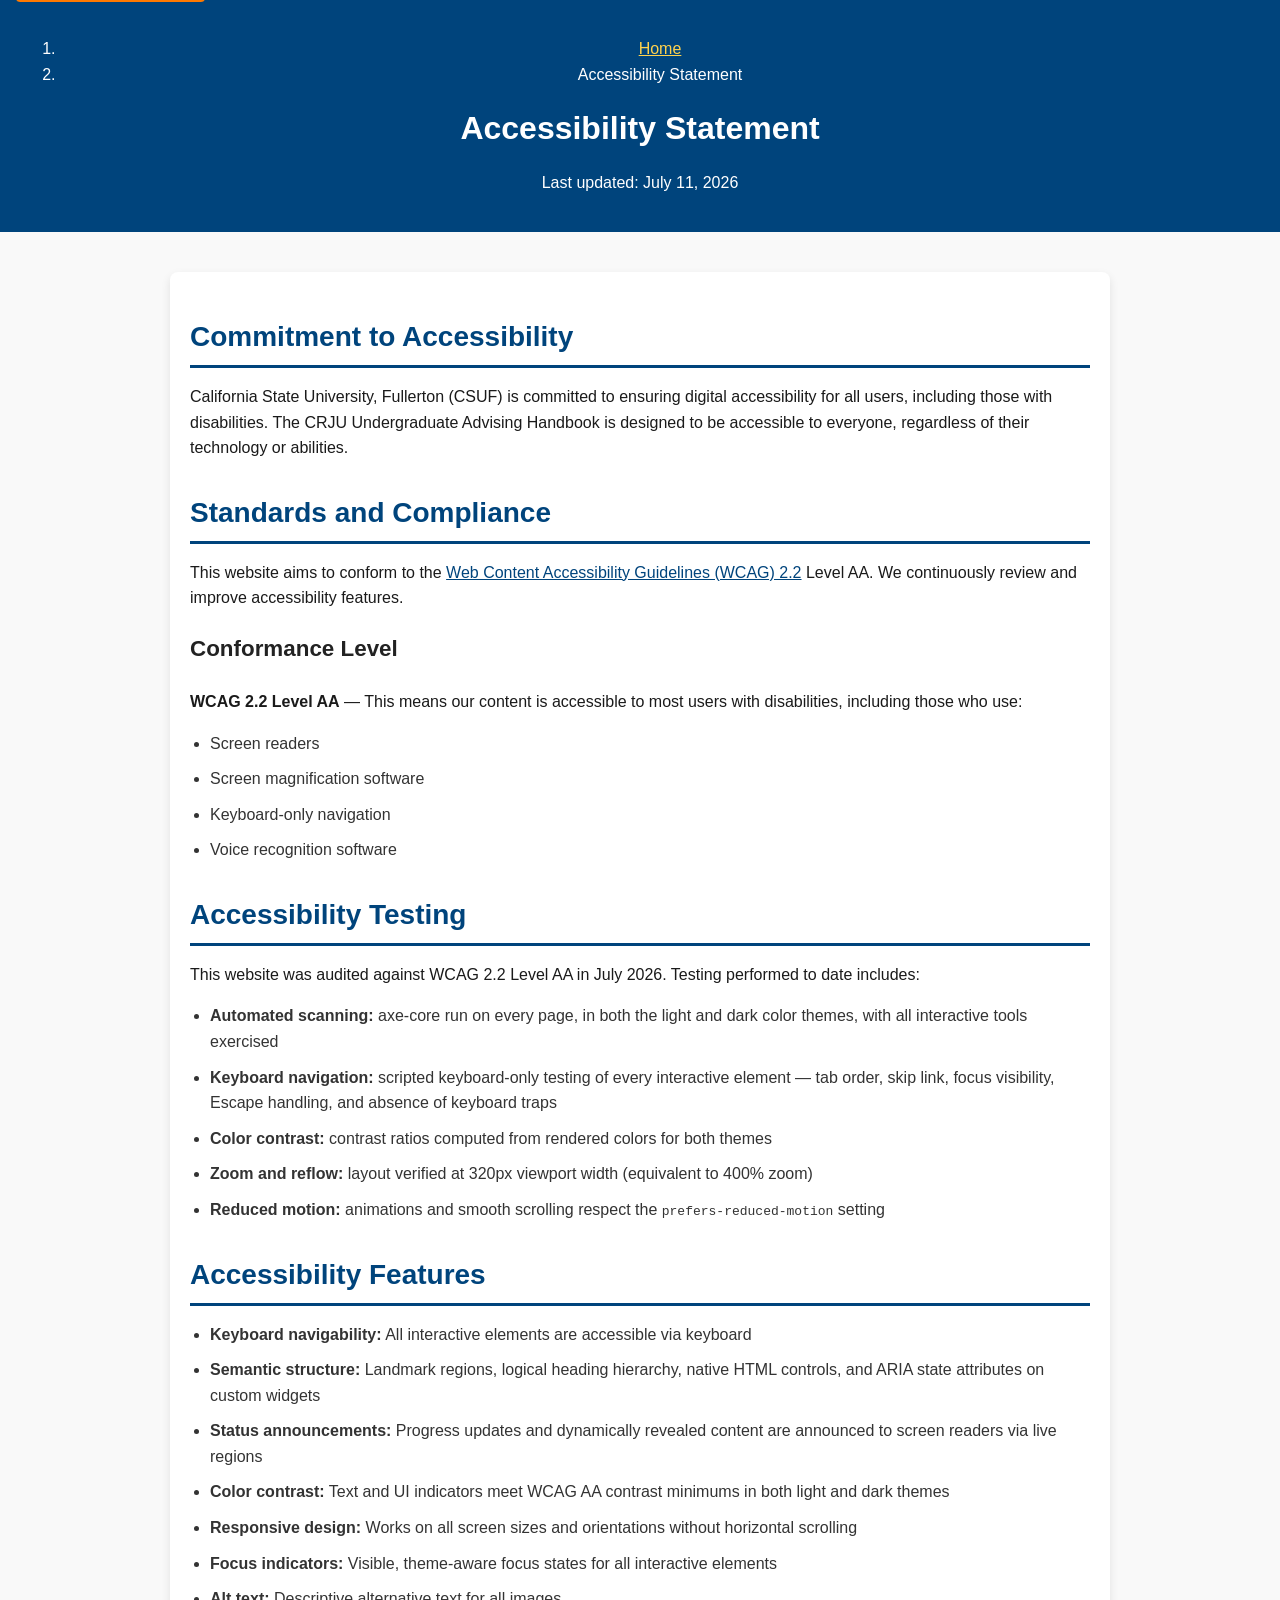
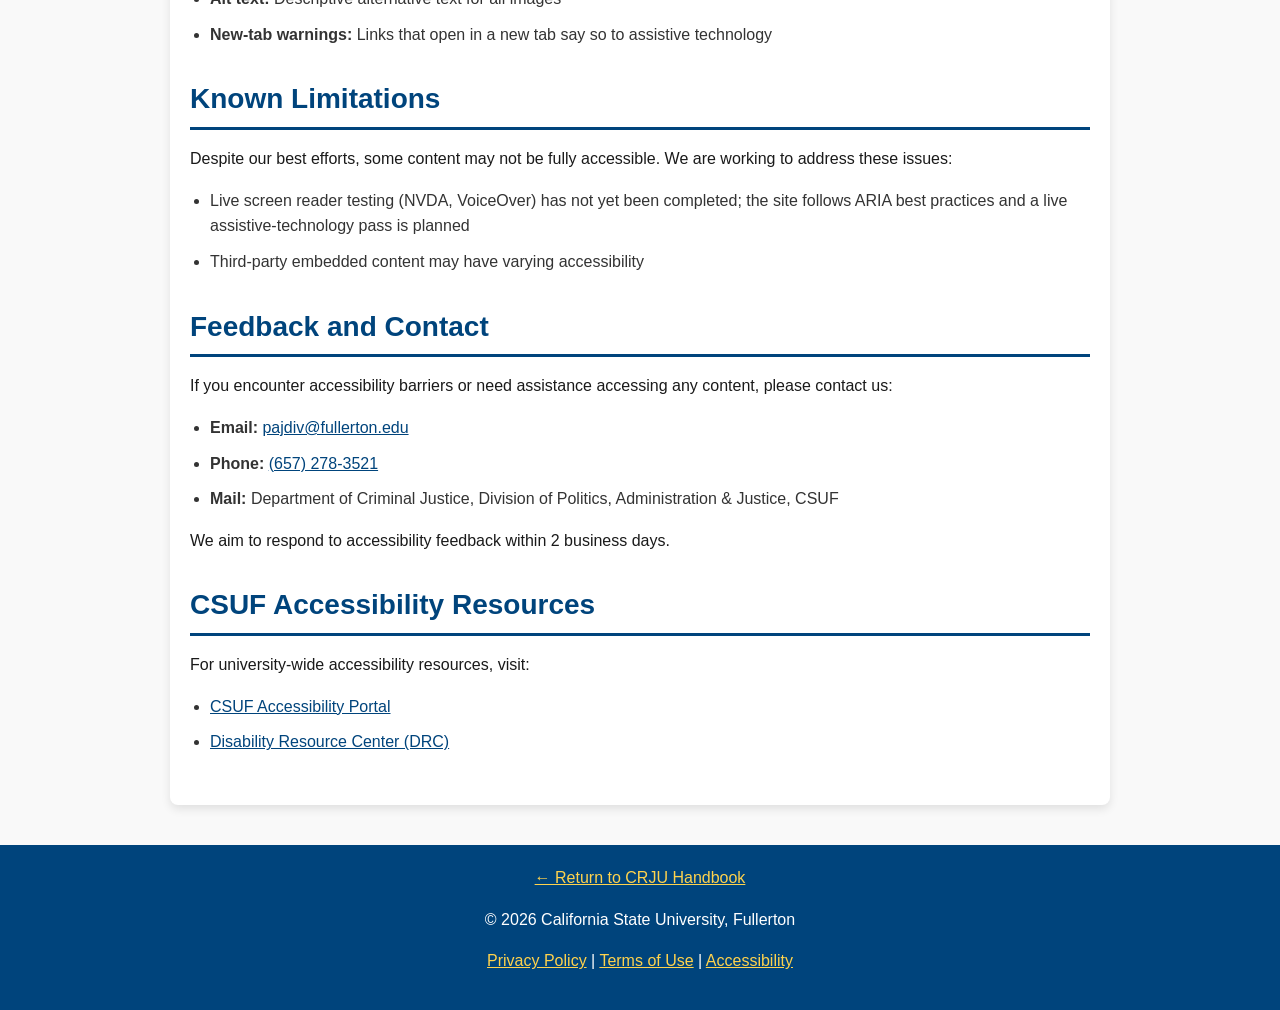
<file: accessibility.html>
<!DOCTYPE html>
<html lang="en">
<head>
    <meta charset="UTF-8">
    <meta name="viewport" content="width=device-width, initial-scale=1.0">
    <meta name="description" content="Accessibility statement for the CSUF CRJU Undergraduate Advising Handbook. We are committed to WCAG 2.2 Level AA compliance and digital accessibility for all users.">
    <meta name="robots" content="index, follow">
    <link rel="canonical" href="https://dadams-au.github.io/crju-handbook/accessibility.html">
    
    <!-- Open Graph for social sharing -->
    <meta property="og:title" content="Accessibility Statement | CSUF CRJU Handbook">
    <meta property="og:description" content="CSUF Criminal Justice Department commitment to digital accessibility and WCAG 2.2 compliance">
    <meta property="og:type" content="website">
    <meta property="og:url" content="https://dadams-au.github.io/crju-handbook/accessibility.html">
    
    <title>Accessibility Statement | CSUF CRJU Handbook</title>
    <link rel="stylesheet" href="style/policy_styles.css">
</head>
<body>
    <a class="skip-link" href="#policy-main">Skip to main content</a>
    
    <header role="banner">
        <nav aria-label="Breadcrumb">
            <ol class="breadcrumb">
                <li><a href="index.html">Home</a></li>
                <li aria-current="page">Accessibility Statement</li>
            </ol>
        </nav>
        <h1>Accessibility Statement</h1>
        <p class="last-updated">Last updated: <time datetime="2026-07-11">July 11, 2026</time></p>
    </header>

    <main id="policy-main" role="main" tabindex="-1">
        <section aria-labelledby="commitment-heading">
            <h2 id="commitment-heading">Commitment to Accessibility</h2>
            <p>California State University, Fullerton (CSUF) is committed to ensuring digital accessibility for all users, including those with disabilities. The CRJU Undergraduate Advising Handbook is designed to be accessible to everyone, regardless of their technology or abilities.</p>
        </section>

        <section aria-labelledby="standards-heading">
            <h2 id="standards-heading">Standards and Compliance</h2>
            <p>This website aims to conform to the <a href="https://www.w3.org/TR/WCAG22/" target="_blank" rel="noopener noreferrer">Web Content Accessibility Guidelines (WCAG) 2.2<span class="sr-only"> (opens in new tab)</span></a> Level AA. We continuously review and improve accessibility features.</p>
            
            <h3>Conformance Level</h3>
            <p><strong>WCAG 2.2 Level AA</strong> — This means our content is accessible to most users with disabilities, including those who use:</p>
            <ul>
                <li>Screen readers</li>
                <li>Screen magnification software</li>
                <li>Keyboard-only navigation</li>
                <li>Voice recognition software</li>
            </ul>
        </section>

        <section aria-labelledby="testing-heading">
            <h2 id="testing-heading">Accessibility Testing</h2>
            <p>This website was audited against WCAG 2.2 Level AA in July 2026. Testing performed to date includes:</p>
            <ul>
                <li><strong>Automated scanning:</strong> axe-core run on every page, in both the light and dark color themes, with all interactive tools exercised</li>
                <li><strong>Keyboard navigation:</strong> scripted keyboard-only testing of every interactive element — tab order, skip link, focus visibility, Escape handling, and absence of keyboard traps</li>
                <li><strong>Color contrast:</strong> contrast ratios computed from rendered colors for both themes</li>
                <li><strong>Zoom and reflow:</strong> layout verified at 320px viewport width (equivalent to 400% zoom)</li>
                <li><strong>Reduced motion:</strong> animations and smooth scrolling respect the <code>prefers-reduced-motion</code> setting</li>
            </ul>
        </section>

        <section aria-labelledby="features-heading">
            <h2 id="features-heading">Accessibility Features</h2>
            <ul>
                <li><strong>Keyboard navigability:</strong> All interactive elements are accessible via keyboard</li>
                <li><strong>Semantic structure:</strong> Landmark regions, logical heading hierarchy, native HTML controls, and ARIA state attributes on custom widgets</li>
                <li><strong>Status announcements:</strong> Progress updates and dynamically revealed content are announced to screen readers via live regions</li>
                <li><strong>Color contrast:</strong> Text and UI indicators meet WCAG AA contrast minimums in both light and dark themes</li>
                <li><strong>Responsive design:</strong> Works on all screen sizes and orientations without horizontal scrolling</li>
                <li><strong>Focus indicators:</strong> Visible, theme-aware focus states for all interactive elements</li>
                <li><strong>Alt text:</strong> Descriptive alternative text for all images</li>
                <li><strong>New-tab warnings:</strong> Links that open in a new tab say so to assistive technology</li>
            </ul>
        </section>

        <section aria-labelledby="limitations-heading">
            <h2 id="limitations-heading">Known Limitations</h2>
            <p>Despite our best efforts, some content may not be fully accessible. We are working to address these issues:</p>
            <ul>
                <li>Live screen reader testing (NVDA, VoiceOver) has not yet been completed; the site follows ARIA best practices and a live assistive-technology pass is planned</li>
                <li>Third-party embedded content may have varying accessibility</li>
            </ul>
        </section>

        <section aria-labelledby="feedback-heading">
            <h2 id="feedback-heading">Feedback and Contact</h2>
            <p>If you encounter accessibility barriers or need assistance accessing any content, please contact us:</p>
            <ul>
                <li><strong>Email:</strong> <a href="mailto:pajdiv@fullerton.edu">pajdiv@fullerton.edu</a></li>
                <li><strong>Phone:</strong> <a href="tel:+16572783521">(657) 278-3521</a></li>
                <li><strong>Mail:</strong> Department of Criminal Justice, Division of Politics, Administration &amp; Justice, CSUF</li>
            </ul>
            <p>We aim to respond to accessibility feedback within 2 business days.</p>
        </section>

        <section aria-labelledby="csuf-accessibility-heading">
            <h2 id="csuf-accessibility-heading">CSUF Accessibility Resources</h2>
            <p>For university-wide accessibility resources, visit:</p>
            <ul>
                <li><a href="https://www.fullerton.edu/accessibility/" target="_blank" rel="noopener noreferrer">CSUF Accessibility Portal<span class="sr-only"> (opens in new tab)</span></a></li>
                <li><a href="https://drc.fullerton.edu/" target="_blank" rel="noopener noreferrer">Disability Resource Center (DRC)<span class="sr-only"> (opens in new tab)</span></a></li>
            </ul>
        </section>
    </main>

    <footer role="contentinfo">
        <nav aria-label="Footer navigation">
            <a href="index.html" class="footer-link">← Return to CRJU Handbook</a>
        </nav>
        <p>&copy; <span id="currentYear"></span> California State University, Fullerton</p>
        <p class="footer-info">
            <a href="privacy.html">Privacy Policy</a> | 
            <a href="terms.html">Terms of Use</a> | 
            <a href="accessibility.html" aria-current="page">Accessibility</a>
        </p>
    </footer>

    <script>
        document.addEventListener('DOMContentLoaded', function() {
            document.getElementById("currentYear").textContent = new Date().getFullYear();
        });
    </script>
</body>
</html>
</file>
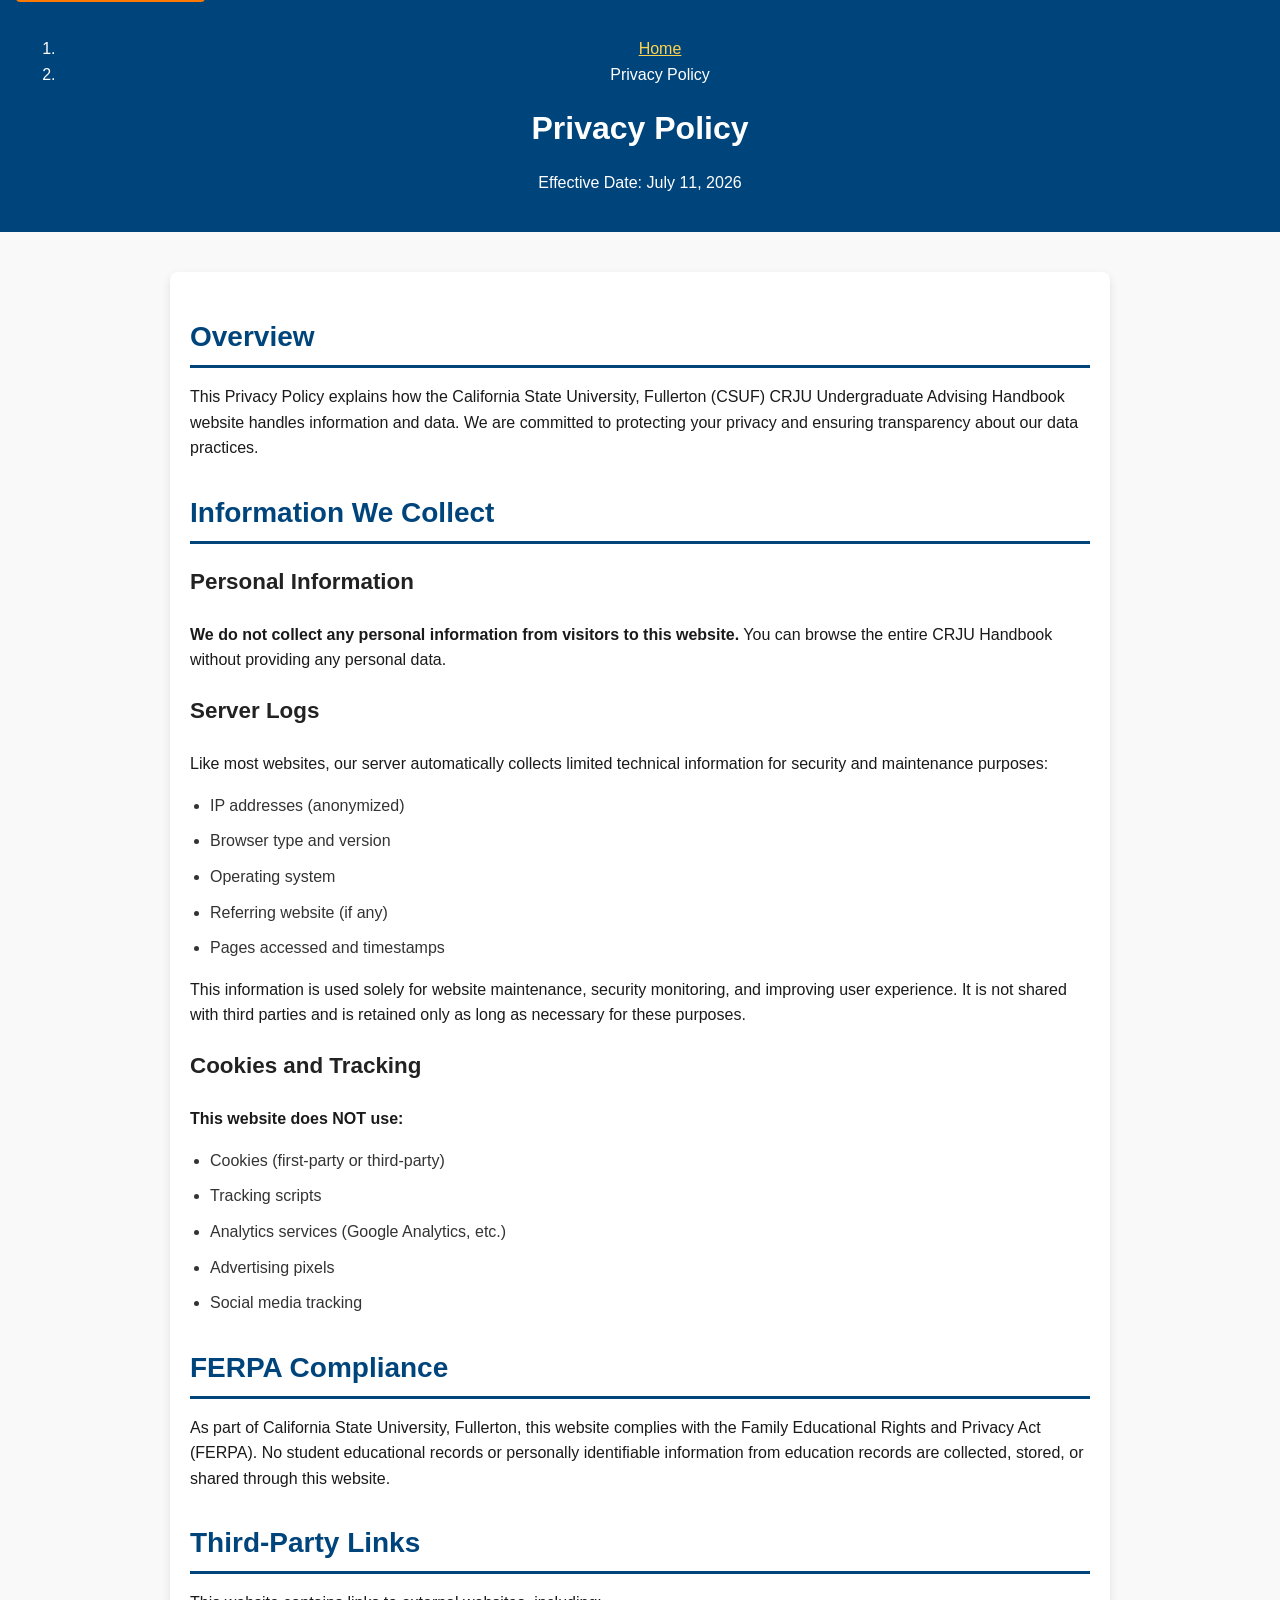
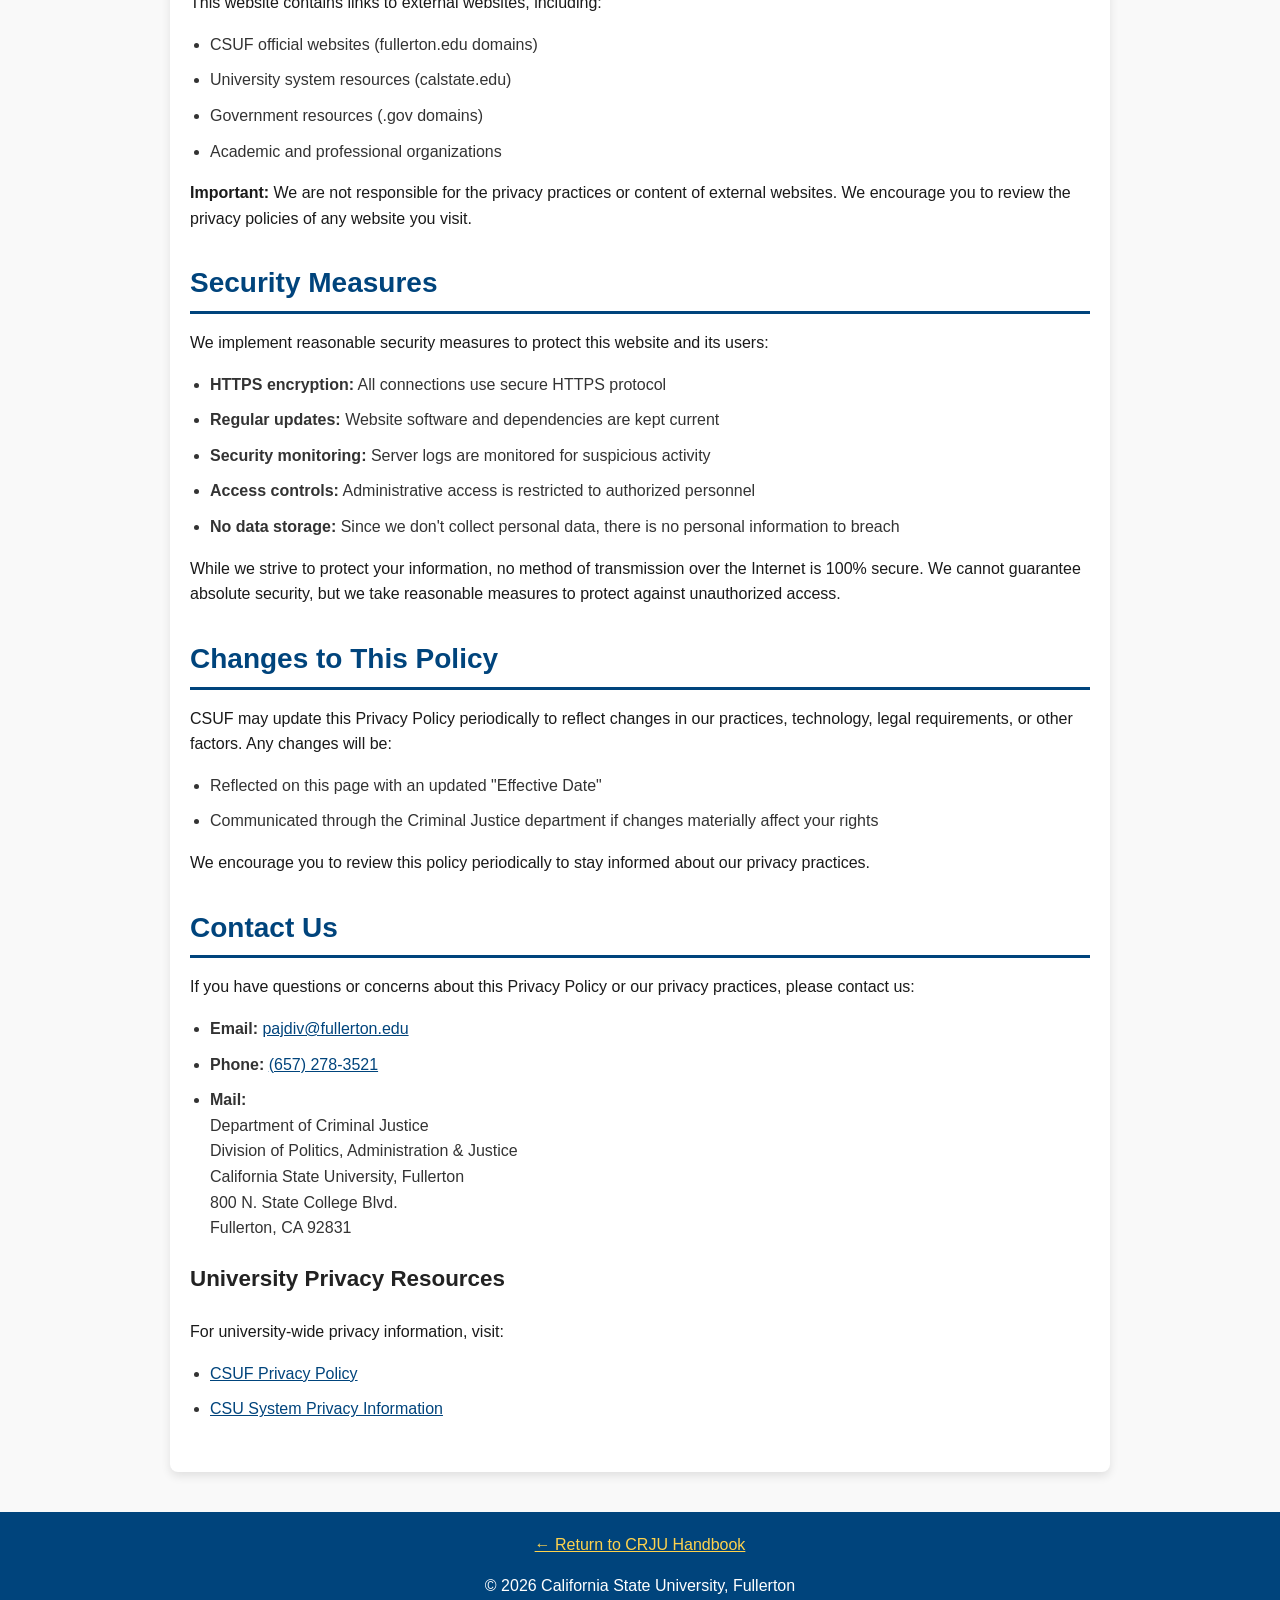
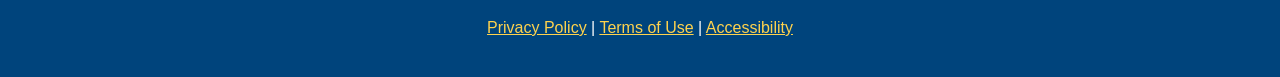
<file: privacy.html>
<!DOCTYPE html>
<html lang="en">
<head>
    <meta charset="UTF-8">
    <meta name="viewport" content="width=device-width, initial-scale=1.0">
    <meta name="description" content="Privacy policy for the CSUF CRJU Undergraduate Advising Handbook. We do not collect personal data from visitors. No cookies, tracking, or analytics.">
    <meta name="robots" content="index, follow">
    <link rel="canonical" href="https://dadams-au.github.io/crju-handbook/privacy.html">
    
    <!-- Open Graph for social sharing -->
    <meta property="og:title" content="Privacy Policy | CSUF CRJU Handbook">
    <meta property="og:description" content="CSUF Criminal Justice Department privacy policy — no personal data collection, no cookies, no tracking">
    <meta property="og:type" content="website">
    <meta property="og:url" content="https://dadams-au.github.io/crju-handbook/privacy.html">
    
    <title>Privacy Policy | CSUF CRJU Handbook</title>
    <link rel="stylesheet" href="style/policy_styles.css">
</head>
<body>
    <a class="skip-link" href="#policy-main">Skip to main content</a>
    
    <header role="banner">
        <nav aria-label="Breadcrumb">
            <ol class="breadcrumb">
                <li><a href="index.html">Home</a></li>
                <li aria-current="page">Privacy Policy</li>
            </ol>
        </nav>
        <h1>Privacy Policy</h1>
        <p class="last-updated">Effective Date: <time datetime="2026-07-11">July 11, 2026</time></p>
    </header>

    <main id="policy-main" role="main" tabindex="-1">
        <section aria-labelledby="overview-heading">
            <h2 id="overview-heading">Overview</h2>
            <p>This Privacy Policy explains how the California State University, Fullerton (CSUF) CRJU Undergraduate Advising Handbook website handles information and data. We are committed to protecting your privacy and ensuring transparency about our data practices.</p>
        </section>

        <section aria-labelledby="collection-heading">
            <h2 id="collection-heading">Information We Collect</h2>
            
            <h3>Personal Information</h3>
            <p><strong>We do not collect any personal information from visitors to this website.</strong> You can browse the entire CRJU Handbook without providing any personal data.</p>
            
            <h3>Server Logs</h3>
            <p>Like most websites, our server automatically collects limited technical information for security and maintenance purposes:</p>
            <ul>
                <li>IP addresses (anonymized)</li>
                <li>Browser type and version</li>
                <li>Operating system</li>
                <li>Referring website (if any)</li>
                <li>Pages accessed and timestamps</li>
            </ul>
            <p>This information is used solely for website maintenance, security monitoring, and improving user experience. It is not shared with third parties and is retained only as long as necessary for these purposes.</p>
            
            <h3>Cookies and Tracking</h3>
            <p><strong>This website does NOT use:</strong></p>
            <ul>
                <li>Cookies (first-party or third-party)</li>
                <li>Tracking scripts</li>
                <li>Analytics services (Google Analytics, etc.)</li>
                <li>Advertising pixels</li>
                <li>Social media tracking</li>
            </ul>
        </section>

        <section aria-labelledby="ferpa-heading">
            <h2 id="ferpa-heading">FERPA Compliance</h2>
            <p>As part of California State University, Fullerton, this website complies with the Family Educational Rights and Privacy Act (FERPA). No student educational records or personally identifiable information from education records are collected, stored, or shared through this website.</p>
        </section>

        <section aria-labelledby="third-party-heading">
            <h2 id="third-party-heading">Third-Party Links</h2>
            <p>This website contains links to external websites, including:</p>
            <ul>
                <li>CSUF official websites (fullerton.edu domains)</li>
                <li>University system resources (calstate.edu)</li>
                <li>Government resources (.gov domains)</li>
                <li>Academic and professional organizations</li>
            </ul>
            <p><strong>Important:</strong> We are not responsible for the privacy practices or content of external websites. We encourage you to review the privacy policies of any website you visit.</p>
        </section>

        <section aria-labelledby="security-heading">
            <h2 id="security-heading">Security Measures</h2>
            <p>We implement reasonable security measures to protect this website and its users:</p>
            <ul>
                <li><strong>HTTPS encryption:</strong> All connections use secure HTTPS protocol</li>
                <li><strong>Regular updates:</strong> Website software and dependencies are kept current</li>
                <li><strong>Security monitoring:</strong> Server logs are monitored for suspicious activity</li>
                <li><strong>Access controls:</strong> Administrative access is restricted to authorized personnel</li>
                <li><strong>No data storage:</strong> Since we don't collect personal data, there is no personal information to breach</li>
            </ul>
            <p>While we strive to protect your information, no method of transmission over the Internet is 100% secure. We cannot guarantee absolute security, but we take reasonable measures to protect against unauthorized access.</p>
        </section>

        <section aria-labelledby="changes-heading">
            <h2 id="changes-heading">Changes to This Policy</h2>
            <p>CSUF may update this Privacy Policy periodically to reflect changes in our practices, technology, legal requirements, or other factors. Any changes will be:</p>
            <ul>
                <li>Reflected on this page with an updated "Effective Date"</li>
                <li>Communicated through the Criminal Justice department if changes materially affect your rights</li>
            </ul>
            <p>We encourage you to review this policy periodically to stay informed about our privacy practices.</p>
        </section>

        <section aria-labelledby="contact-heading">
            <h2 id="contact-heading">Contact Us</h2>
            <p>If you have questions or concerns about this Privacy Policy or our privacy practices, please contact us:</p>
            <ul>
                <li><strong>Email:</strong> <a href="mailto:pajdiv@fullerton.edu">pajdiv@fullerton.edu</a></li>
                <li><strong>Phone:</strong> <a href="tel:+16572783521">(657) 278-3521</a></li>
                <li><strong>Mail:</strong><br>
                    Department of Criminal Justice<br>
                    Division of Politics, Administration &amp; Justice<br>
                    California State University, Fullerton<br>
                    800 N. State College Blvd.<br>
                    Fullerton, CA 92831</li>
            </ul>
            
            <h3>University Privacy Resources</h3>
            <p>For university-wide privacy information, visit:</p>
            <ul>
                <li><a href="https://www.fullerton.edu/privacy/" target="_blank" rel="noopener noreferrer">CSUF Privacy Policy<span class="sr-only"> (opens in new tab)</span></a></li>
                <li><a href="https://www.calstate.edu/privacy" target="_blank" rel="noopener noreferrer">CSU System Privacy Information<span class="sr-only"> (opens in new tab)</span></a></li>
            </ul>
        </section>
    </main>

    <footer role="contentinfo">
        <nav aria-label="Footer navigation">
            <a href="index.html" class="footer-link">← Return to CRJU Handbook</a>
        </nav>
        <p>&copy; <span id="currentYear"></span> California State University, Fullerton</p>
        <p class="footer-info">
            <a href="privacy.html" aria-current="page">Privacy Policy</a> | 
            <a href="terms.html">Terms of Use</a> | 
            <a href="accessibility.html">Accessibility</a>
        </p>
    </footer>

    <script>
        document.addEventListener('DOMContentLoaded', function() {
            document.getElementById("currentYear").textContent = new Date().getFullYear();
        });
    </script>
</body>
</html>
</file>
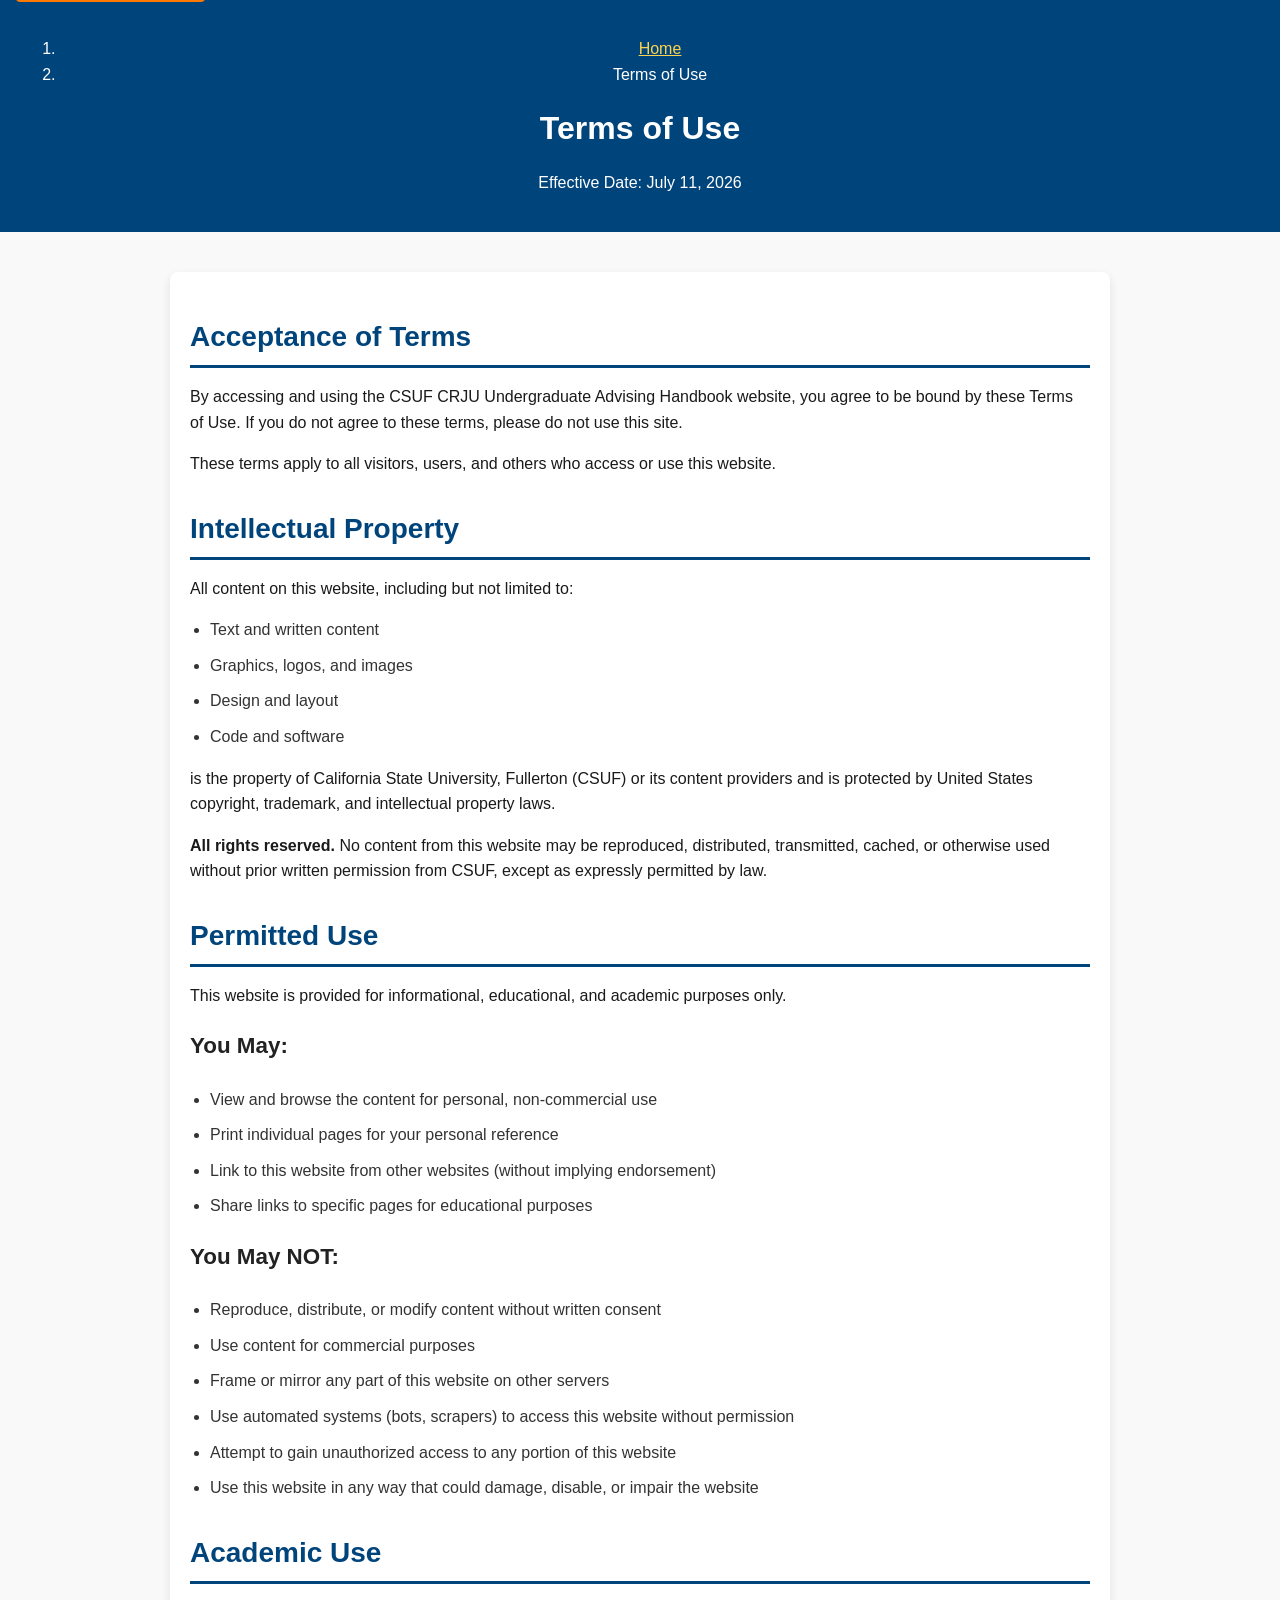
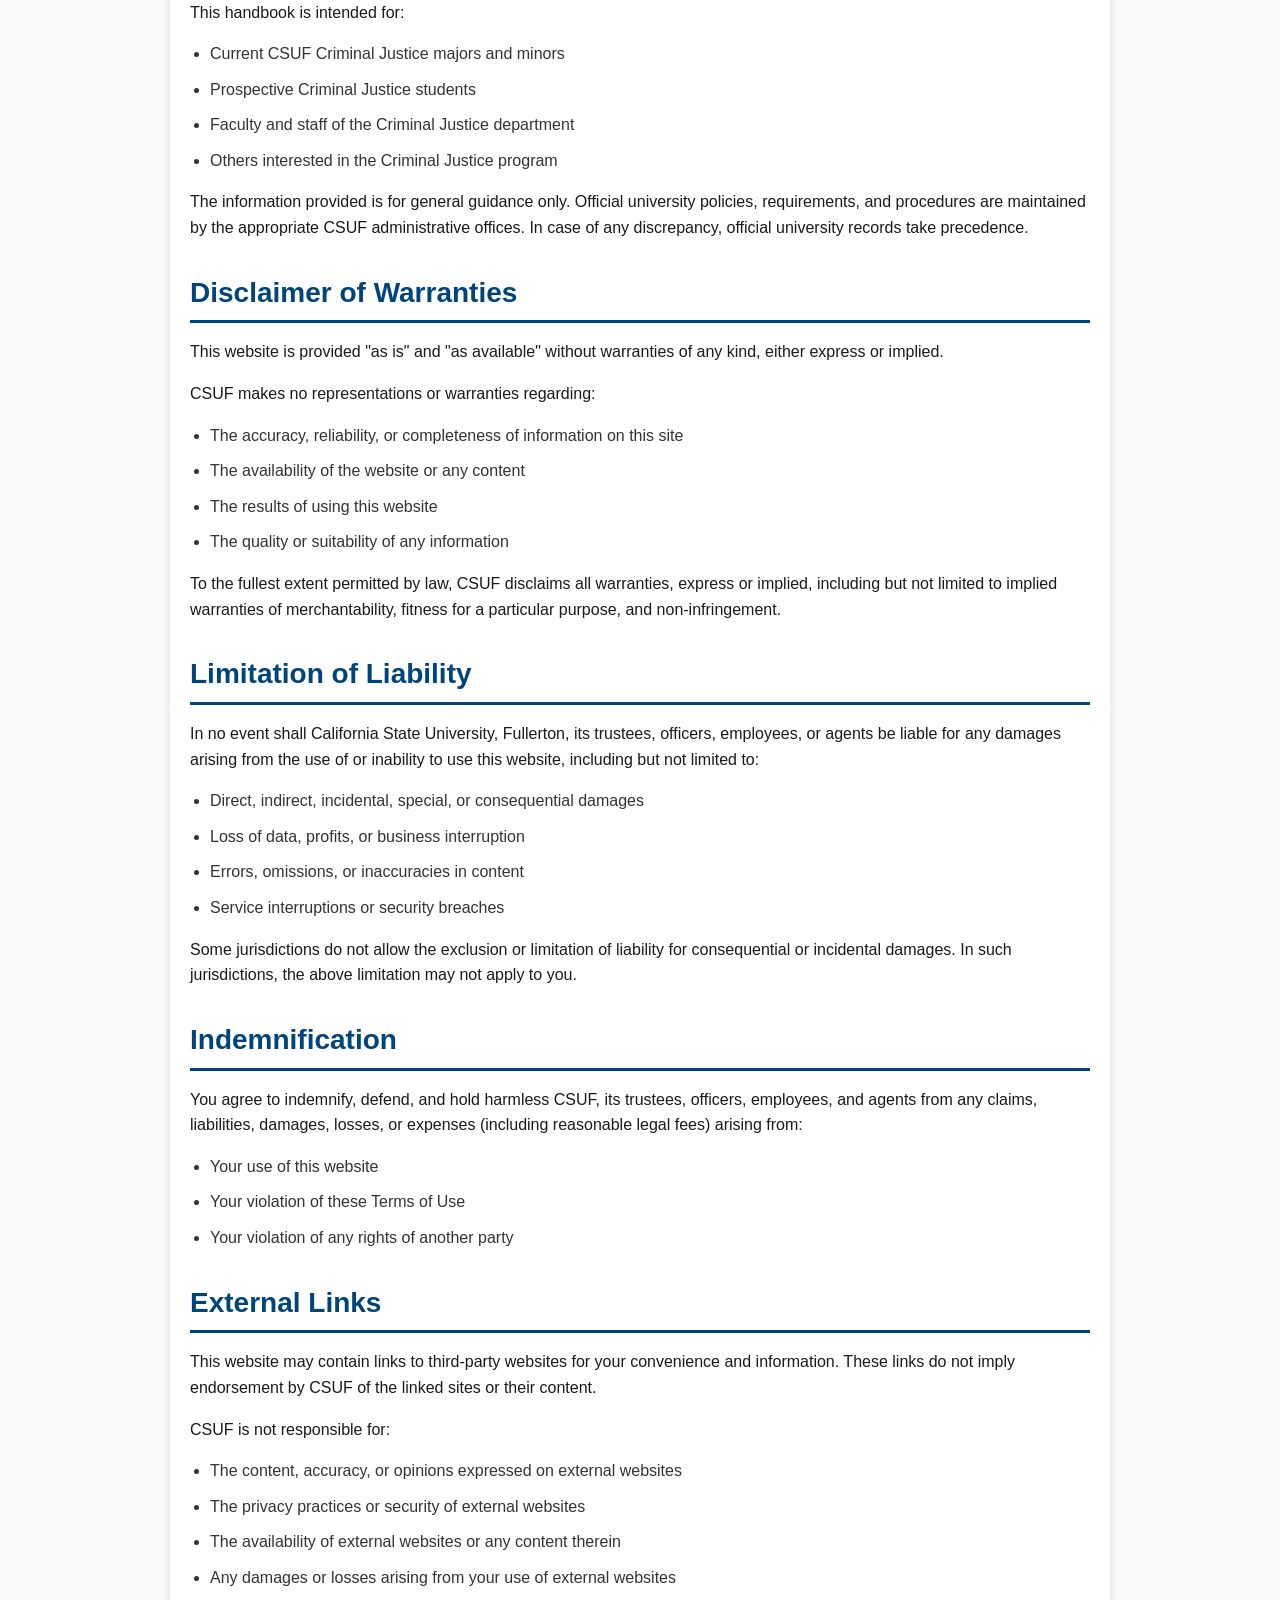
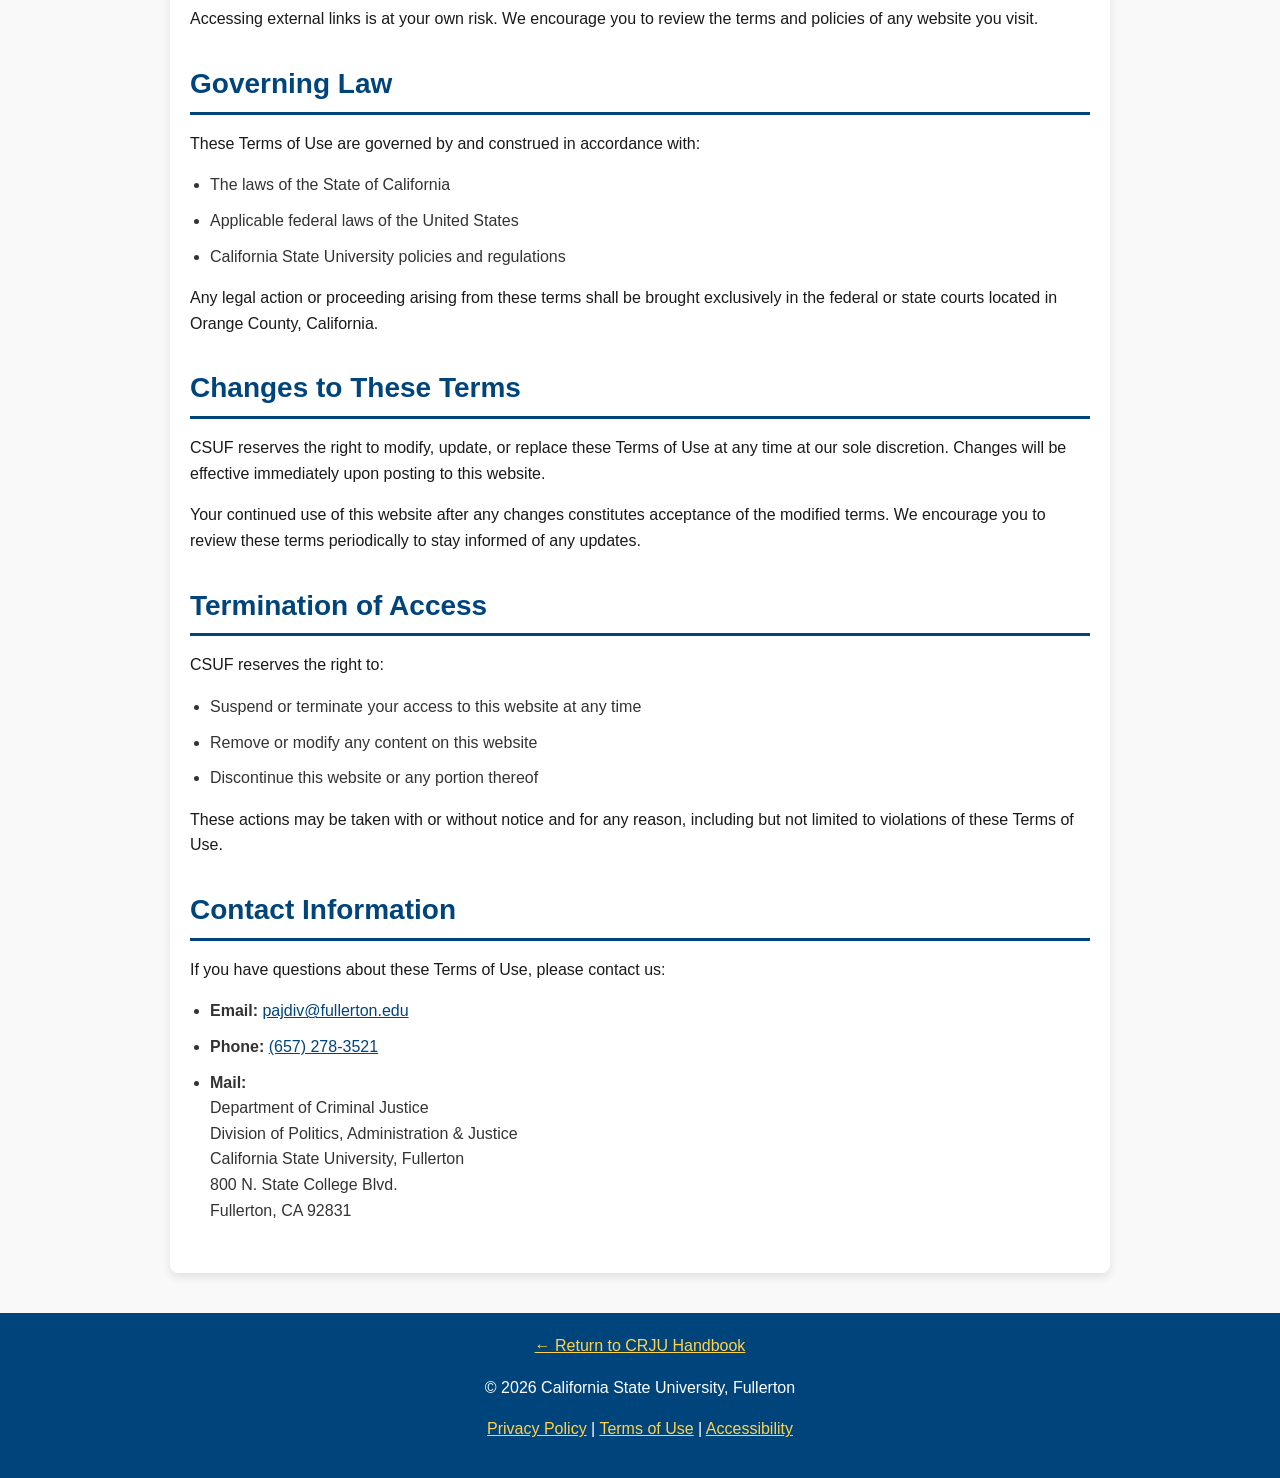
<file: terms.html>
<!DOCTYPE html>
<html lang="en">
<head>
    <meta charset="UTF-8">
    <meta name="viewport" content="width=device-width, initial-scale=1.0">
    <meta name="description" content="Terms of Use for the CSUF CRJU Undergraduate Advising Handbook. Guidelines for using this academic resource website.">
    <meta name="robots" content="index, follow">
    <link rel="canonical" href="https://dadams-au.github.io/crju-handbook/terms.html">
    
    <!-- Open Graph for social sharing -->
    <meta property="og:title" content="Terms of Use | CSUF CRJU Handbook">
    <meta property="og:description" content="Terms of Use for the CSUF CRJU Undergraduate Advising Handbook website">
    <meta property="og:type" content="website">
    <meta property="og:url" content="https://dadams-au.github.io/crju-handbook/terms.html">
    
    <title>Terms of Use | CSUF CRJU Handbook</title>
    <link rel="stylesheet" href="style/policy_styles.css">
</head>
<body>
    <a class="skip-link" href="#policy-main">Skip to main content</a>
    
    <header role="banner">
        <nav aria-label="Breadcrumb">
            <ol class="breadcrumb">
                <li><a href="index.html">Home</a></li>
                <li aria-current="page">Terms of Use</li>
            </ol>
        </nav>
        <h1>Terms of Use</h1>
        <p class="last-updated">Effective Date: <time datetime="2026-07-11">July 11, 2026</time></p>
    </header>

    <main id="policy-main" role="main" tabindex="-1">
        <section aria-labelledby="acceptance-heading">
            <h2 id="acceptance-heading">Acceptance of Terms</h2>
            <p>By accessing and using the CSUF CRJU Undergraduate Advising Handbook website, you agree to be bound by these Terms of Use. If you do not agree to these terms, please do not use this site.</p>
            <p>These terms apply to all visitors, users, and others who access or use this website.</p>
        </section>

        <section aria-labelledby="intellectual-property-heading">
            <h2 id="intellectual-property-heading">Intellectual Property</h2>
            <p>All content on this website, including but not limited to:</p>
            <ul>
                <li>Text and written content</li>
                <li>Graphics, logos, and images</li>
                <li>Design and layout</li>
                <li>Code and software</li>
            </ul>
            <p>is the property of California State University, Fullerton (CSUF) or its content providers and is protected by United States copyright, trademark, and intellectual property laws.</p>
            <p><strong>All rights reserved.</strong> No content from this website may be reproduced, distributed, transmitted, cached, or otherwise used without prior written permission from CSUF, except as expressly permitted by law.</p>
        </section>

        <section aria-labelledby="permitted-use-heading">
            <h2 id="permitted-use-heading">Permitted Use</h2>
            <p>This website is provided for informational, educational, and academic purposes only.</p>
            
            <h3>You May:</h3>
            <ul>
                <li>View and browse the content for personal, non-commercial use</li>
                <li>Print individual pages for your personal reference</li>
                <li>Link to this website from other websites (without implying endorsement)</li>
                <li>Share links to specific pages for educational purposes</li>
            </ul>
            
            <h3>You May NOT:</h3>
            <ul>
                <li>Reproduce, distribute, or modify content without written consent</li>
                <li>Use content for commercial purposes</li>
                <li>Frame or mirror any part of this website on other servers</li>
                <li>Use automated systems (bots, scrapers) to access this website without permission</li>
                <li>Attempt to gain unauthorized access to any portion of this website</li>
                <li>Use this website in any way that could damage, disable, or impair the website</li>
            </ul>
        </section>

        <section aria-labelledby="academic-use-heading">
            <h2 id="academic-use-heading">Academic Use</h2>
            <p>This handbook is intended for:</p>
            <ul>
                <li>Current CSUF Criminal Justice majors and minors</li>
                <li>Prospective Criminal Justice students</li>
                <li>Faculty and staff of the Criminal Justice department</li>
                <li>Others interested in the Criminal Justice program</li>
            </ul>
            <p>The information provided is for general guidance only. Official university policies, requirements, and procedures are maintained by the appropriate CSUF administrative offices. In case of any discrepancy, official university records take precedence.</p>
        </section>

        <section aria-labelledby="disclaimer-heading">
            <h2 id="disclaimer-heading">Disclaimer of Warranties</h2>
            <p>This website is provided "as is" and "as available" without warranties of any kind, either express or implied.</p>
            <p>CSUF makes no representations or warranties regarding:</p>
            <ul>
                <li>The accuracy, reliability, or completeness of information on this site</li>
                <li>The availability of the website or any content</li>
                <li>The results of using this website</li>
                <li>The quality or suitability of any information</li>
            </ul>
            <p>To the fullest extent permitted by law, CSUF disclaims all warranties, express or implied, including but not limited to implied warranties of merchantability, fitness for a particular purpose, and non-infringement.</p>
        </section>

        <section aria-labelledby="liability-heading">
            <h2 id="liability-heading">Limitation of Liability</h2>
            <p>In no event shall California State University, Fullerton, its trustees, officers, employees, or agents be liable for any damages arising from the use of or inability to use this website, including but not limited to:</p>
            <ul>
                <li>Direct, indirect, incidental, special, or consequential damages</li>
                <li>Loss of data, profits, or business interruption</li>
                <li>Errors, omissions, or inaccuracies in content</li>
                <li>Service interruptions or security breaches</li>
            </ul>
            <p>Some jurisdictions do not allow the exclusion or limitation of liability for consequential or incidental damages. In such jurisdictions, the above limitation may not apply to you.</p>
        </section>

        <section aria-labelledby="indemnification-heading">
            <h2 id="indemnification-heading">Indemnification</h2>
            <p>You agree to indemnify, defend, and hold harmless CSUF, its trustees, officers, employees, and agents from any claims, liabilities, damages, losses, or expenses (including reasonable legal fees) arising from:</p>
            <ul>
                <li>Your use of this website</li>
                <li>Your violation of these Terms of Use</li>
                <li>Your violation of any rights of another party</li>
            </ul>
        </section>

        <section aria-labelledby="external-links-heading">
            <h2 id="external-links-heading">External Links</h2>
            <p>This website may contain links to third-party websites for your convenience and information. These links do not imply endorsement by CSUF of the linked sites or their content.</p>
            <p>CSUF is not responsible for:</p>
            <ul>
                <li>The content, accuracy, or opinions expressed on external websites</li>
                <li>The privacy practices or security of external websites</li>
                <li>The availability of external websites or any content therein</li>
                <li>Any damages or losses arising from your use of external websites</li>
            </ul>
            <p>Accessing external links is at your own risk. We encourage you to review the terms and policies of any website you visit.</p>
        </section>

        <section aria-labelledby="governing-law-heading">
            <h2 id="governing-law-heading">Governing Law</h2>
            <p>These Terms of Use are governed by and construed in accordance with:</p>
            <ul>
                <li>The laws of the State of California</li>
                <li>Applicable federal laws of the United States</li>
                <li>California State University policies and regulations</li>
            </ul>
            <p>Any legal action or proceeding arising from these terms shall be brought exclusively in the federal or state courts located in Orange County, California.</p>
        </section>

        <section aria-labelledby="changes-heading">
            <h2 id="changes-heading">Changes to These Terms</h2>
            <p>CSUF reserves the right to modify, update, or replace these Terms of Use at any time at our sole discretion. Changes will be effective immediately upon posting to this website.</p>
            <p>Your continued use of this website after any changes constitutes acceptance of the modified terms. We encourage you to review these terms periodically to stay informed of any updates.</p>
        </section>

        <section aria-labelledby="termination-heading">
            <h2 id="termination-heading">Termination of Access</h2>
            <p>CSUF reserves the right to:</p>
            <ul>
                <li>Suspend or terminate your access to this website at any time</li>
                <li>Remove or modify any content on this website</li>
                <li>Discontinue this website or any portion thereof</li>
            </ul>
            <p>These actions may be taken with or without notice and for any reason, including but not limited to violations of these Terms of Use.</p>
        </section>

        <section aria-labelledby="contact-heading">
            <h2 id="contact-heading">Contact Information</h2>
            <p>If you have questions about these Terms of Use, please contact us:</p>
            <ul>
                <li><strong>Email:</strong> <a href="mailto:pajdiv@fullerton.edu">pajdiv@fullerton.edu</a></li>
                <li><strong>Phone:</strong> <a href="tel:+16572783521">(657) 278-3521</a></li>
                <li><strong>Mail:</strong><br>
                    Department of Criminal Justice<br>
                    Division of Politics, Administration &amp; Justice<br>
                    California State University, Fullerton<br>
                    800 N. State College Blvd.<br>
                    Fullerton, CA 92831</li>
            </ul>
        </section>
    </main>

    <footer role="contentinfo">
        <nav aria-label="Footer navigation">
            <a href="index.html" class="footer-link">← Return to CRJU Handbook</a>
        </nav>
        <p>&copy; <span id="currentYear"></span> California State University, Fullerton</p>
        <p class="footer-info">
            <a href="privacy.html">Privacy Policy</a> | 
            <a href="terms.html" aria-current="page">Terms of Use</a> | 
            <a href="accessibility.html">Accessibility</a>
        </p>
    </footer>

    <script>
        document.addEventListener('DOMContentLoaded', function() {
            document.getElementById("currentYear").textContent = new Date().getFullYear();
        });
    </script>
</body>
</html>
</file>
<file: style/policy_styles.css>
/* General Styles */
body {
    font-family: Arial, sans-serif;
    line-height: 1.6;
    color: #333;
    background-color: #f9f9f9;
    margin: 0;
    padding: 0;
}

/* Two-color focus ring: navy outline carries 3:1 on the white body,
   orange halo carries it on the navy header/footer (WCAG 1.4.11) */
:focus-visible {
    outline: 3px solid #00447c;
    outline-offset: 2px;
    box-shadow: 0 0 0 6px rgba(255, 121, 0, 0.9);
}

.sr-only {
    position: absolute;
    width: 1px;
    height: 1px;
    padding: 0;
    margin: -1px;
    overflow: hidden;
    clip: rect(0, 0, 0, 0);
    white-space: nowrap;
    border: 0;
}

@media (prefers-reduced-motion: reduce) {
    *,
    *::before,
    *::after {
        animation-duration: 0.001ms !important;
        animation-iteration-count: 1 !important;
        transition-duration: 0.001ms !important;
        scroll-behavior: auto !important;
    }
}

.skip-link {
    position: absolute;
    top: -40px;
    left: 1rem;
    background: #FF7900;
    color: #1a1a1a;
    padding: 0.5rem 1rem;
    border-radius: 4px;
    z-index: 1000;
    font-weight: 600;
    text-decoration: none;
    transition: top 0.2s ease;
}

.skip-link:focus,
.skip-link:focus-visible {
    top: 1rem;
}

header {
    background-color: #00447c;
    color: white;
    text-align: center;
    padding: 20px;
}

header h1 {
    font-size: 2rem;
    margin: 0;
}

main {
    max-width: 900px;
    margin: 40px auto;
    padding: 20px;
    background: white;
    border-radius: 8px;
    box-shadow: 0px 4px 10px rgba(0, 0, 0, 0.1);
}

/* Section Styles */
section {
    margin-bottom: 30px;
}

h2 {
    font-size: 1.75rem;
    color: #00447c;
    border-bottom: 3px solid #00447c;
    padding-bottom: 5px;
    margin-bottom: 15px;
}

h3 {
    font-size: 1.4rem;
    margin-top: 20px;
    color: #222;
}

p {
    font-size: 1rem;
    color: #1A1A1A;
}

/* Global p color bled into the navy header/footer at 1.76:1 (WCAG 1.4.3) */
header p,
footer p {
    color: #FFFFFF;
}

/* Lists */
ul {
    padding-left: 20px;
}

ul li {
    margin-bottom: 10px;
}

/* Links */
a {
    color: #00447c;
    text-decoration: underline;
}

a:hover {
    color: #002a4d;
}

/* Breadcrumb links sit on the navy header, where the global navy link color is
   invisible (1:1). Same on-navy link color the footer uses (~6.9:1, WCAG 1.4.3) */
header a {
    color: #FFD34D;
}

header a:hover {
    color: #ffd700;
}

/* Footer */
footer {
    text-align: center;
    padding: 20px;
    background-color: #00447c;
    color: white;
    margin-top: 30px;
}

footer a {
    color: #FFD34D; /* orange was 3.77:1 on navy; this is ~8:1 (WCAG 1.4.3) */
    text-decoration: underline;
}

footer a:hover {
    color: #ffd700;
}

/* Responsive Design */
@media (max-width: 768px) {
    main {
        width: 90%;
        padding: 15px;
    }

    header {
        padding: 15px;
    }

    h2 {
        font-size: 1.5rem;
    }

    p {
        font-size: 0.95rem;
    }
}
</file>
